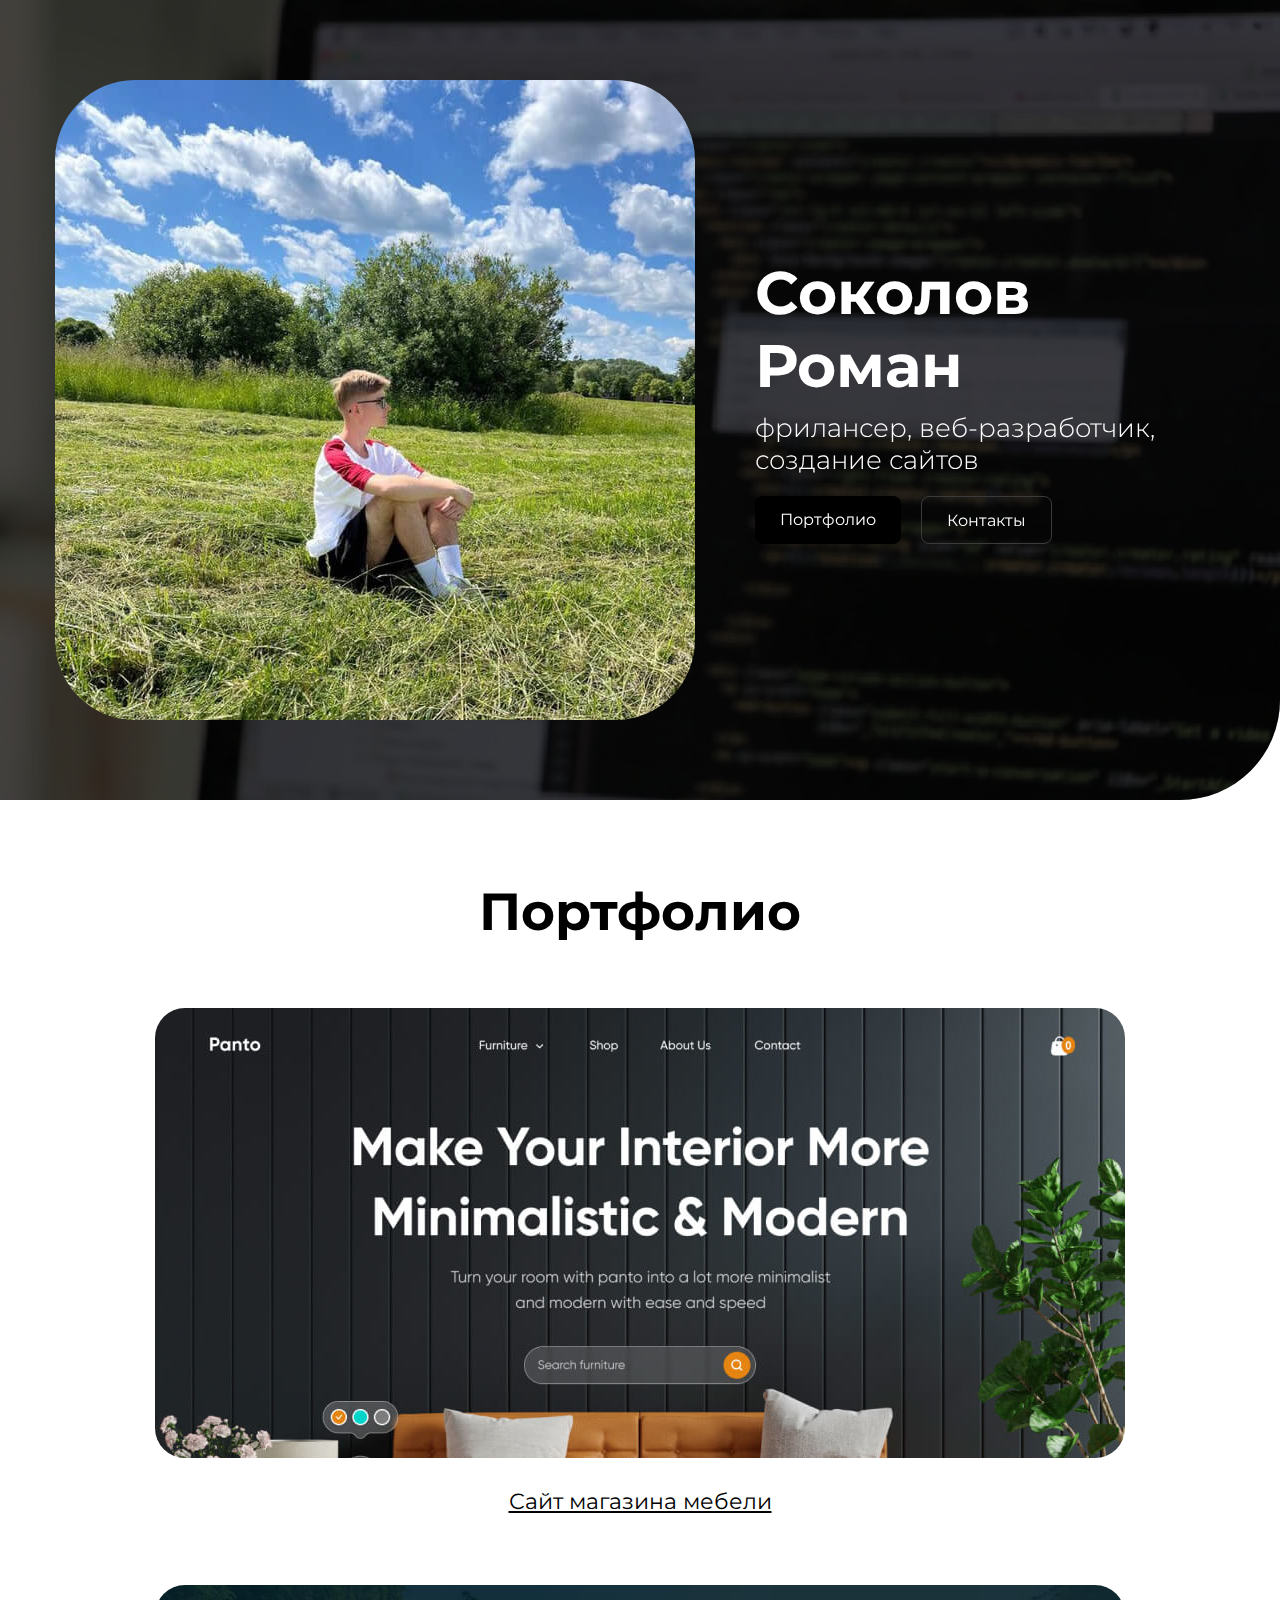
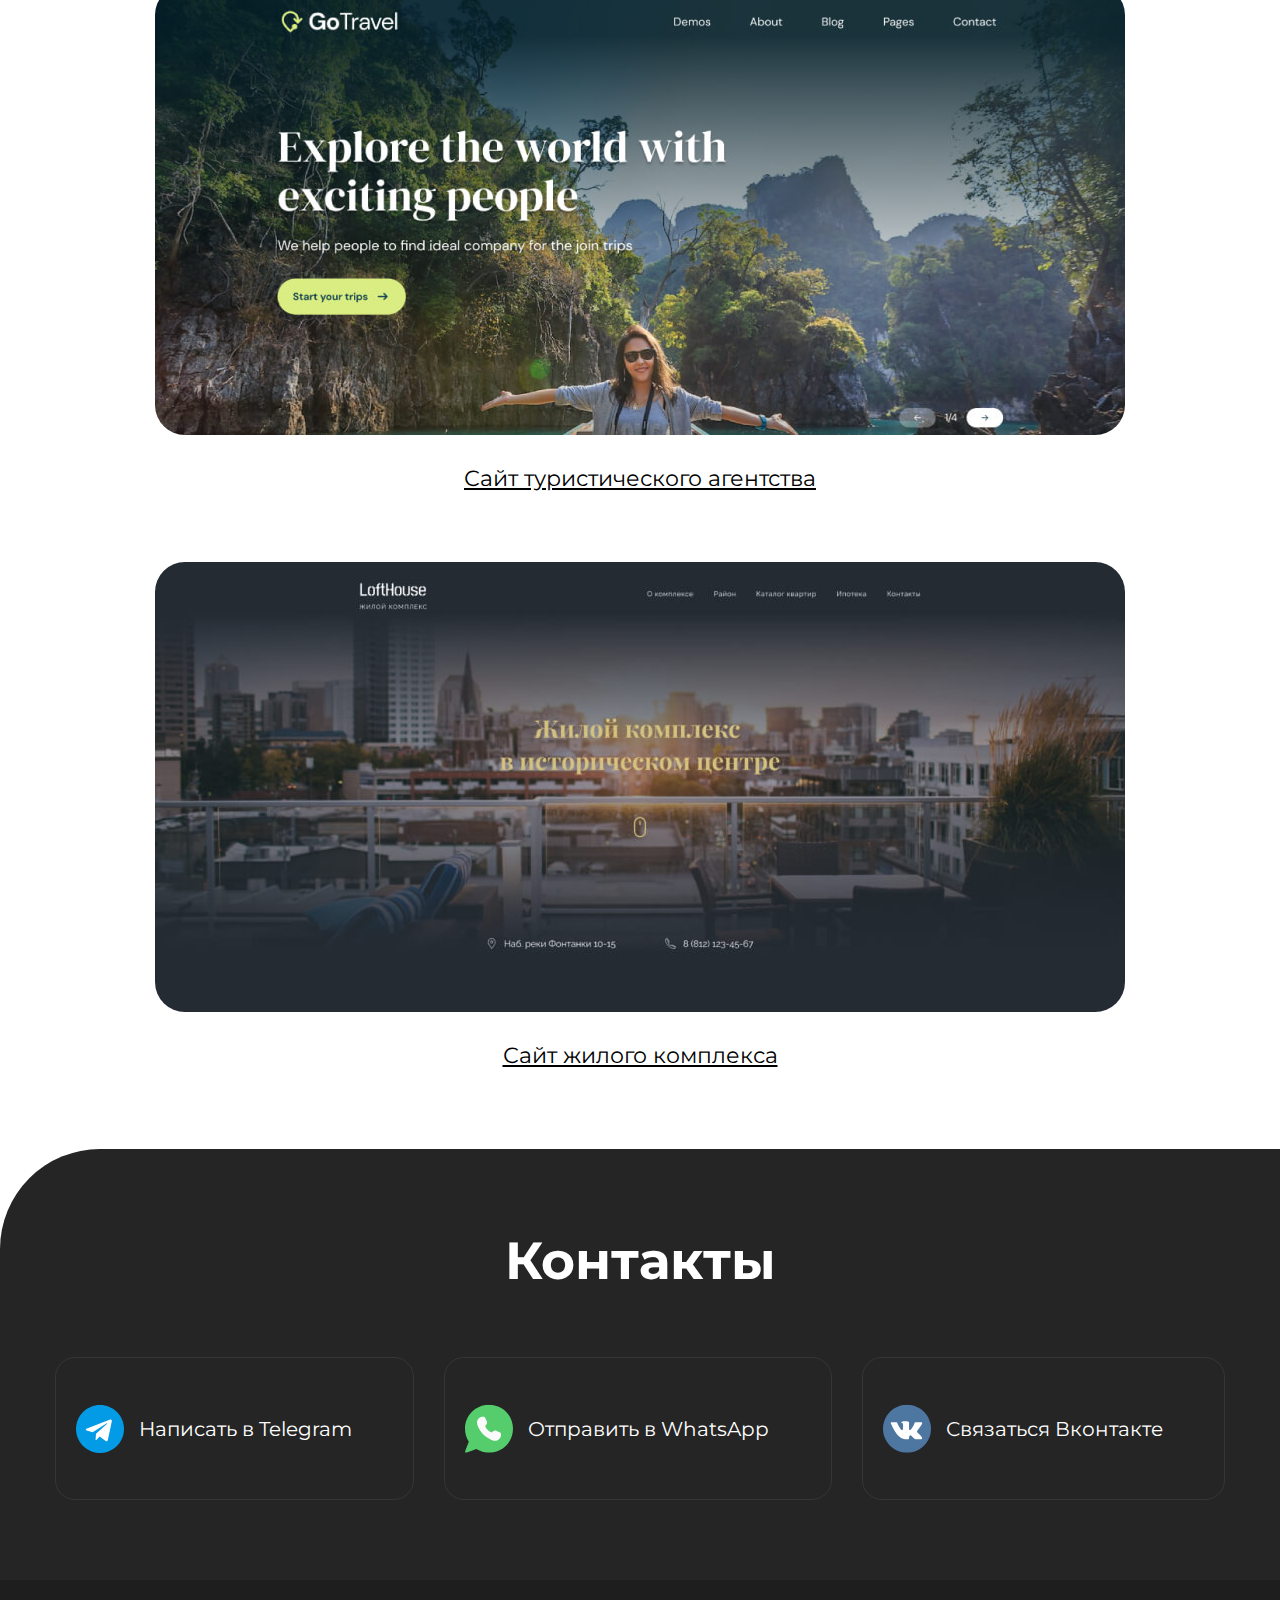
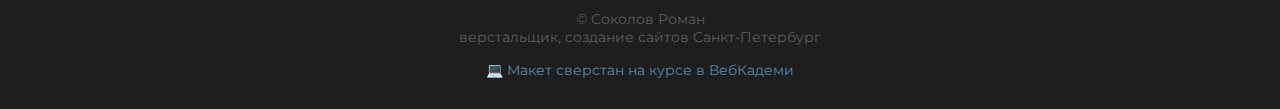
<file: index.html>
<!DOCTYPE html>
<html lang="ru">
<head>
    <meta charset="UTF-8">
    <meta name="viewport" content="width=device-width, initial-scale=1.0">
    <title>Соколов Роман — фрилансер, веб-разработчик, создание сайтов</title>
    <link rel="stylesheet" href="./css/reset.css">
    <link rel="stylesheet" href="./css/main.css">
    <link rel="stylesheet" href="./css/media.css">

    <link rel="icon" type="image/x-icon" href="./img/favicons/favicon.svg">
    <link rel="apple-touch-icon" sizes="180x180" href="./img/favicons/apple-touch-icon.png">
</head>
<body>
    <header class="header">
       <div class="container">
            <div class="header-row">
               
                <img src="./img/photo_2024-06-19_19-59-27 1.jpg" srcset="./img/photo_2024-06-19_19-59-27 1@2x.jpg 2x" alt="Photo" class="header-img">
                
                <div class="header-desc">

                    <h1 class="header-title">Соколов Роман</h1>
                    <p class="header-text">фрилансер, веб-разработчик,<br> создание сайтов</p>

                    <div class="header-btns">
                        <a href="#portfolio" class="btn">Портфолио</a>
                        <a href="#contacts" class="btn-outline">Контакты</a>
                    </div>

                </div>
            </div>
       </div>
       <video class="header-video" autoplay muted loop>
            <source type="video/mp4" src="./video/854053-hd_1280_720_25fps.mp4">
       </video>
    </header>

    <main>
        <section class="portfolio" id="portfolio">
            <div class="container">
                <h2 class="portfolio-title">Портфолио</h2>

                <div class="projects">
                    
                    <article class="project">
                        <a href="./panto.html">
                            <img src="./img/portfolio/project-01.jpg" srcset="./img/portfolio/project-01@2x.jpg 2x" alt="Сайт магазина мебели" class="project-img">
                        </a>
                        <h3 class="project-title"><a href="./panto.html">Сайт магазина мебели</a></h3>
                    </article>

                    <article class="project">
                        <a href="./gotravel.html">
                            <img src="./img/portfolio/project-02.jpg" srcset="./img/portfolio/project-02@2x.jpg 2x"
                                alt="Сайт туристического агентства" class="project-img">
                        </a>
                        <h3 class="project-title"><a href="./gotravel.html">Сайт туристического агентства</a></h3>
                    </article>

                    <article class="project">
                        <a href="./lofthouse.html">
                            <img src="./img/portfolio/project-03.jpg" srcset="./img/portfolio/project-03@2x.jpg 2x"
                                alt="Сайт жилого комплекса" class="project-img">
                        </a>
                        <h3 class="project-title"><a href="./lofthouse.html">Сайт жилого комплекса</a></h3>
                    </article> 

                </div>


            </div>
        </section>

        <section class="contacts" id="contacts">
            <div class="container">
                <h2 class="contacts-title">Контакты</h2>
        
                <div class="messangers">
        
                    <a href="https://t.me/romesalvs" target="_blank" class="messanger">
                        <img src="./img/icons/telegram.svg" alt="Telegram">
                        Написать в Telegram
                    </a>
        
                    <a href="https://wa.me/79214022968" target="_blank" class="messanger">
                        <img src="./img/icons/whatsapp.svg" alt="WhatsApp">
                        Отправить в WhatsApp
                    </a>
        
                    <a href="https://vk.me/romesalvs" target="_blank" class="messanger">
                        <img src="./img/icons/vk.svg" alt="Вконтакте">
                        Связаться Вконтакте
                    </a>
                </div>
            </div>
        </section>
    </main>

    <footer class="footer">
        <div class="container">
            <div class="footer-inner">
                <p>© Соколов Роман <br> верстальщик, создание сайтов Санкт-Петербург </p>
                <p><a href="https://webcademy.ru/" target="_blank">💻 Макет сверстан на курсе в ВебКадеми</a></p>
            </div>
        </div>
    </footer>
</body>
</html>
</file>
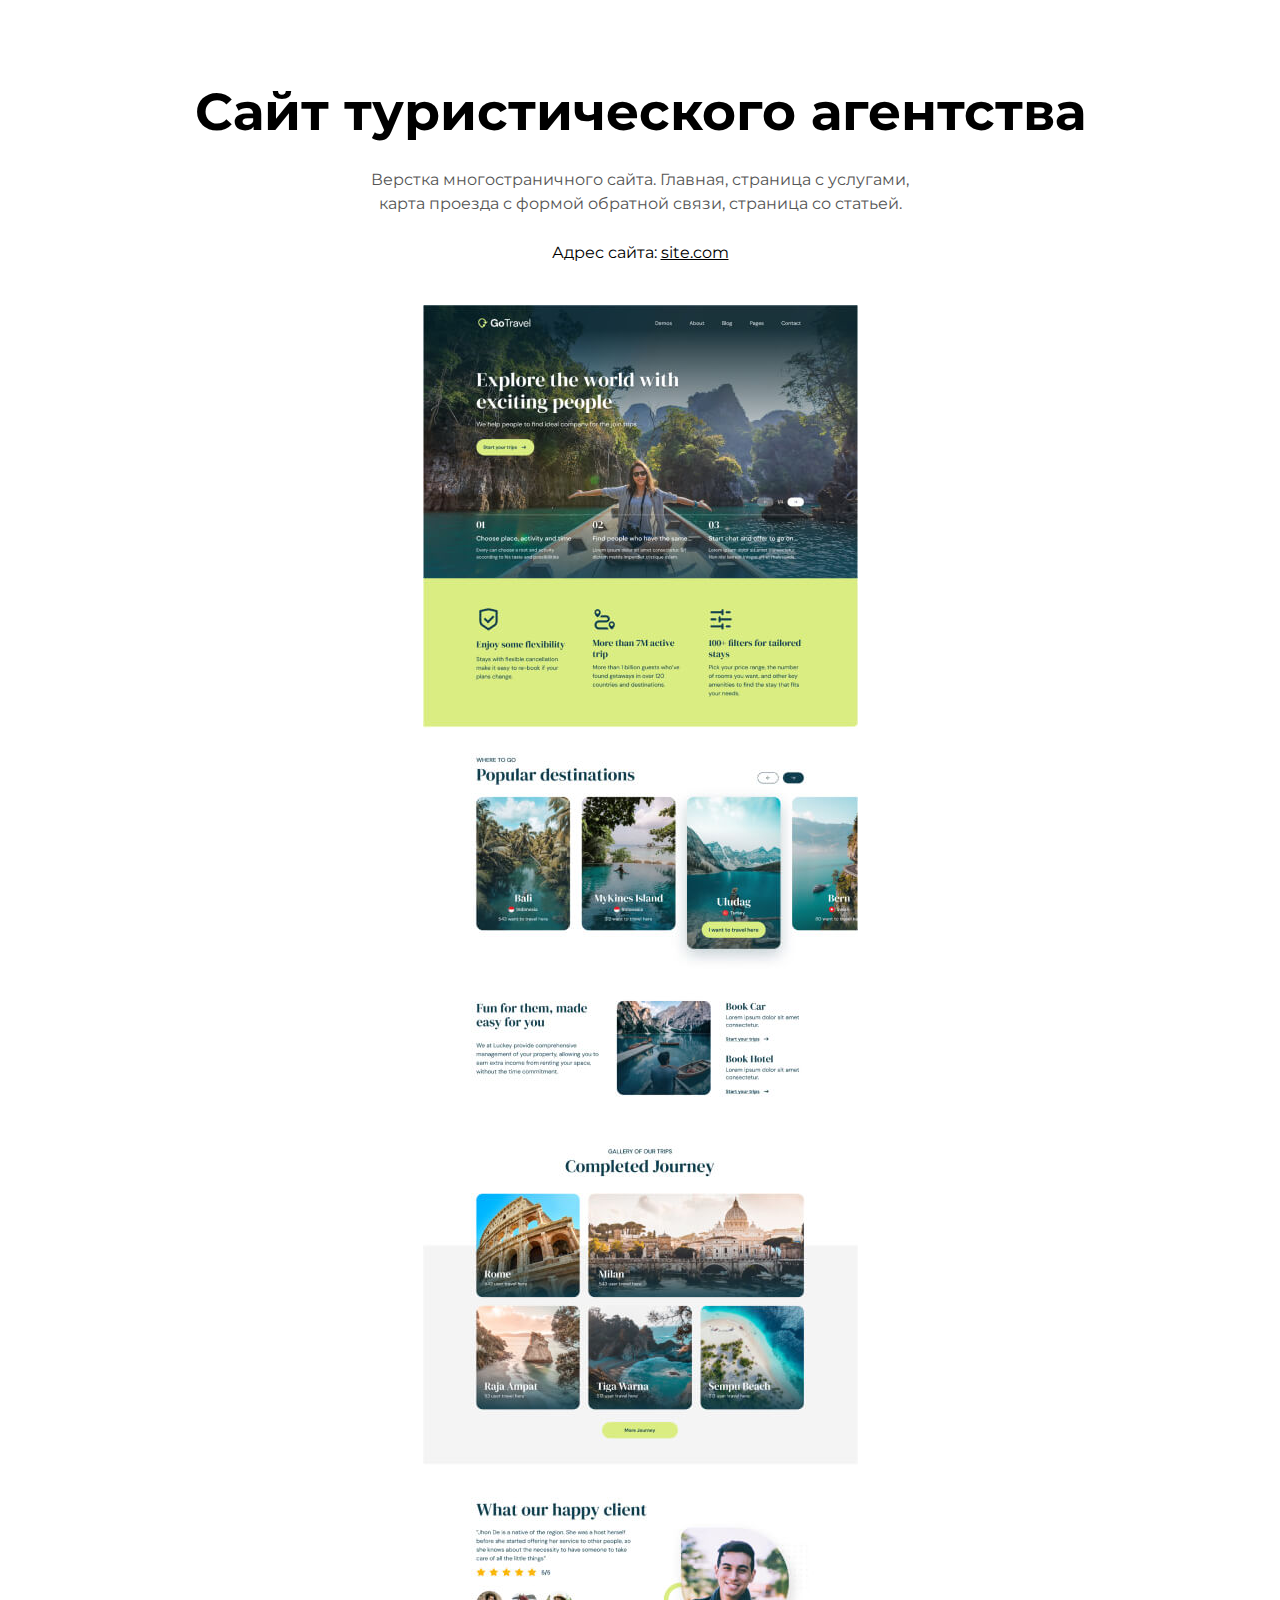
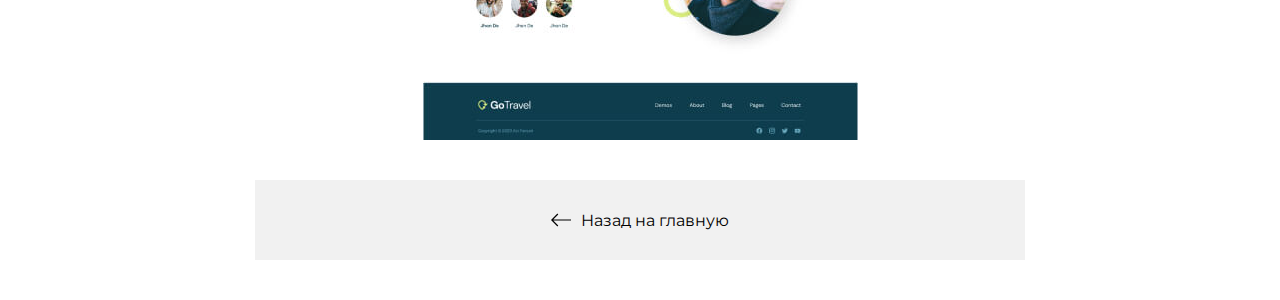
<file: gotravel.html>
<!DOCTYPE html>
<html lang="en">
<head>
    <meta charset="UTF-8">
    <meta name="viewport" content="width=device-width, initial-scale=1.0">
    <title>Сайт туристического агентства</title>
    <link rel="stylesheet" href="./css/reset.css">
    <link rel="stylesheet" href="./css/main.css">
    <link rel="stylesheet" href="./css/media.css">
    
    <link rel="icon" type="image/x-icon" href="./img/favicons/favicon.svg">
    <link rel="apple-touch-icon" sizes="180x180" href="./img/favicons/apple-touch-icon.png">
</head>
<body>
    <article class="inner-page">
        <div class="container">
            <div class="inner-page-details">
                <h1 class="inner-page-title">Сайт туристического агентства</h1>

                <div class="inner-page-text">
                    <p>Верстка многостраничного сайта. Главная, страница с услугами, карта проезда с формой обратной связи, страница со
                    статьей.
                    </p>
                    <p class="inner-page-link">Адрес сайта: <a href="#!" target="_blank">site.com</a></p>
                </div>
            </div>

            <img src="./img/projects/project-go-travel.jpg" srcset="./img/projects/project-go-travel@2x.jpg 2x" alt="Сайт туристического агентства" class="inner-page-img">
            <a href="./index.html" class="inner-page-backlink">
                <img src="./img/icons/arrow-left.svg" alt="Назад на главную">
                Назад на главную
            </a>
        </div>
    </article>
</body>
</html>
</file>
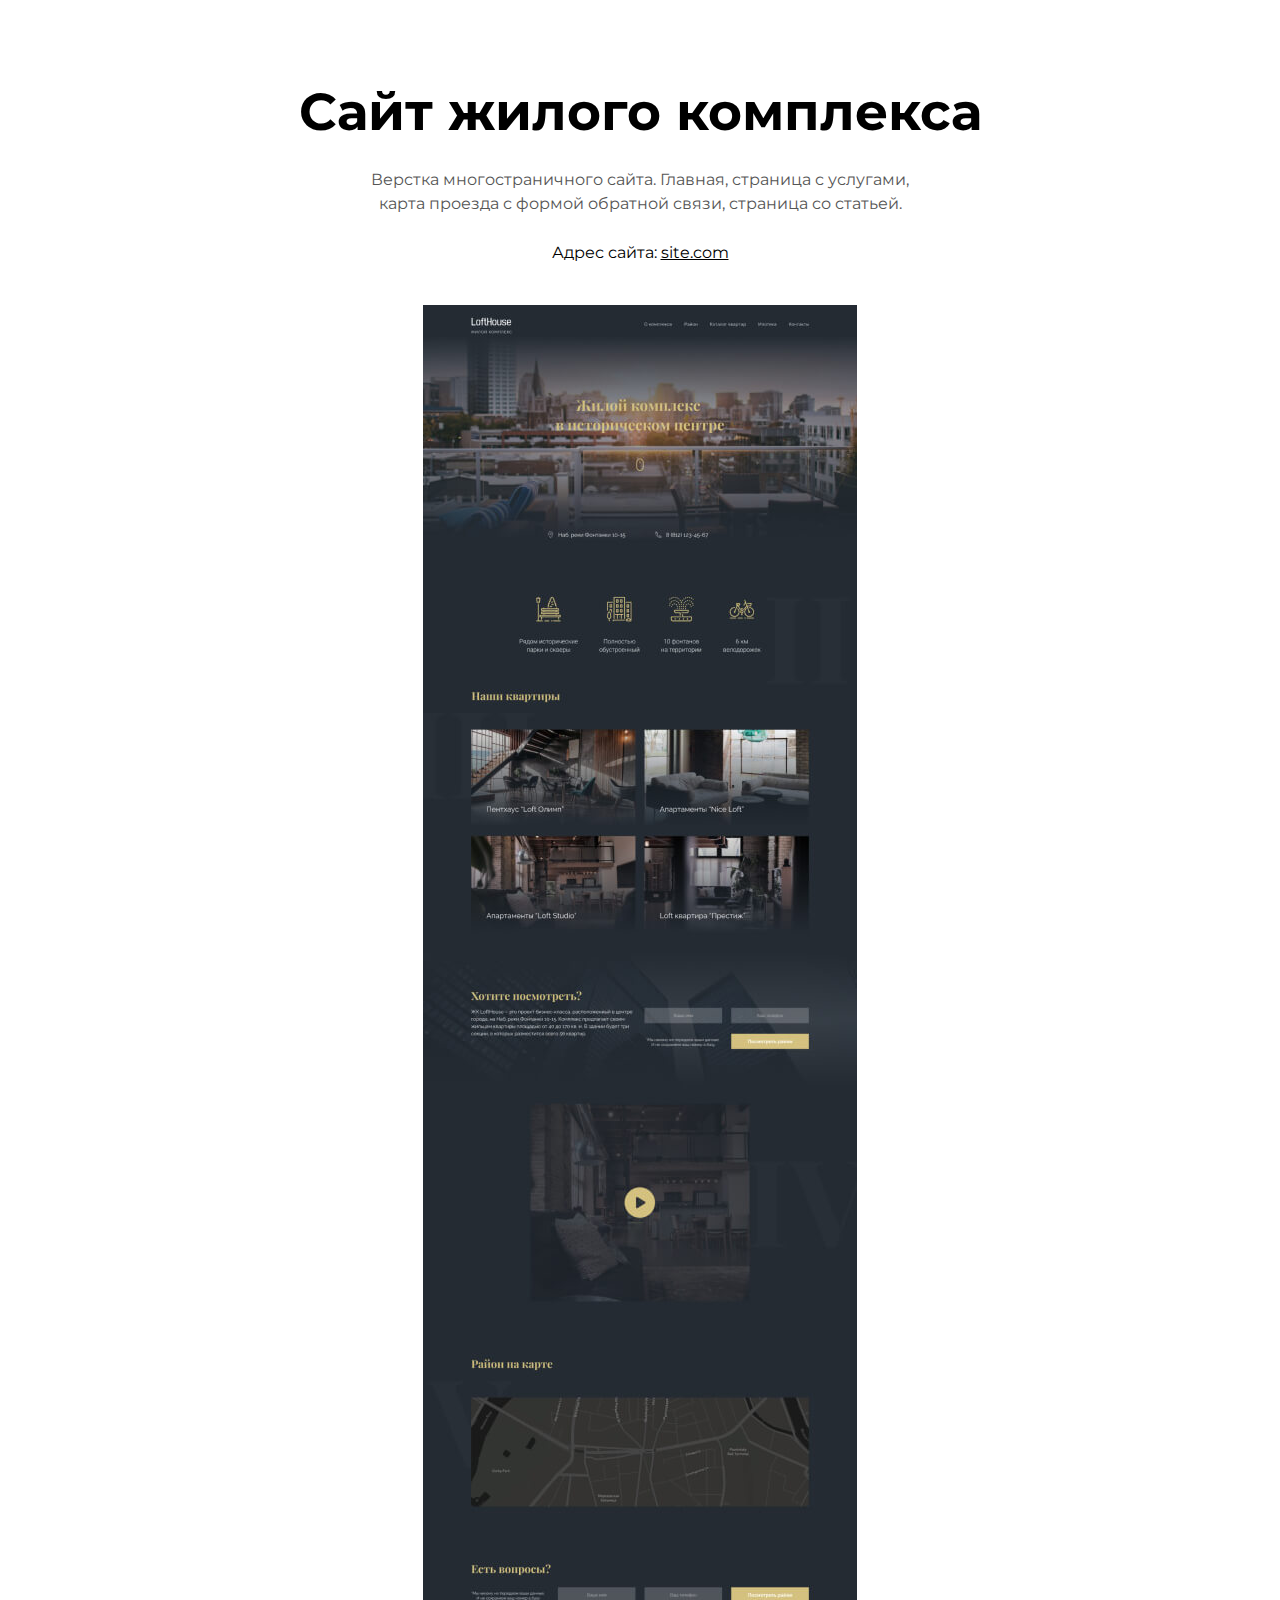
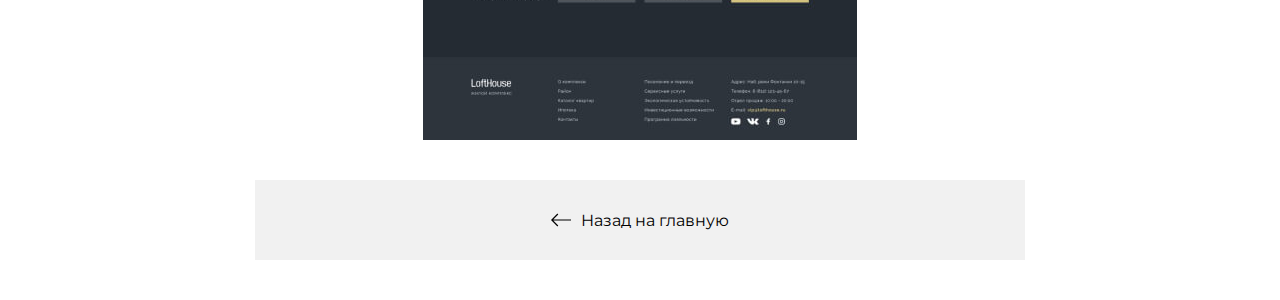
<file: lofthouse.html>
<!DOCTYPE html>
<html lang="en">
<head>
    <meta charset="UTF-8">
    <meta name="viewport" content="width=device-width, initial-scale=1.0">
    <title>Сайт жилого комплекса</title>
    <link rel="stylesheet" href="./css/reset.css">
    <link rel="stylesheet" href="./css/main.css">
    <link rel="stylesheet" href="./css/media.css">
    
    <link rel="icon" type="image/x-icon" href="./img/favicons/favicon.svg">
    <link rel="apple-touch-icon" sizes="180x180" href="./img/favicons/apple-touch-icon.png">
</head>
<body>
    <article class="inner-page">
        <div class="container">
            <div class="inner-page-details">
                <h1 class="inner-page-title">Сайт жилого комплекса</h1>
    
                <div class="inner-page-text">
                    <p>Верстка многостраничного сайта. Главная, страница с услугами, карта проезда с формой обратной связи,
                        страница со
                        статьей.
                    </p>
                    <p class="inner-page-link">Адрес сайта: <a href="#!" target="_blank">site.com</a></p>
                </div>
            </div>
    
            <img src="./img/projects/project-lofthouse.jpg" srcset="./img/projects/project-lofthouse@2x.jpg 2x"
                alt="Сайт жилого комплекса" class="inner-page-img">
            <a href="./index.html" class="inner-page-backlink">
                <img src="./img/icons/arrow-left.svg" alt="Назад на главную">
                Назад на главную
            </a>
        </div>
    </article>
</body>
</html>
</file>
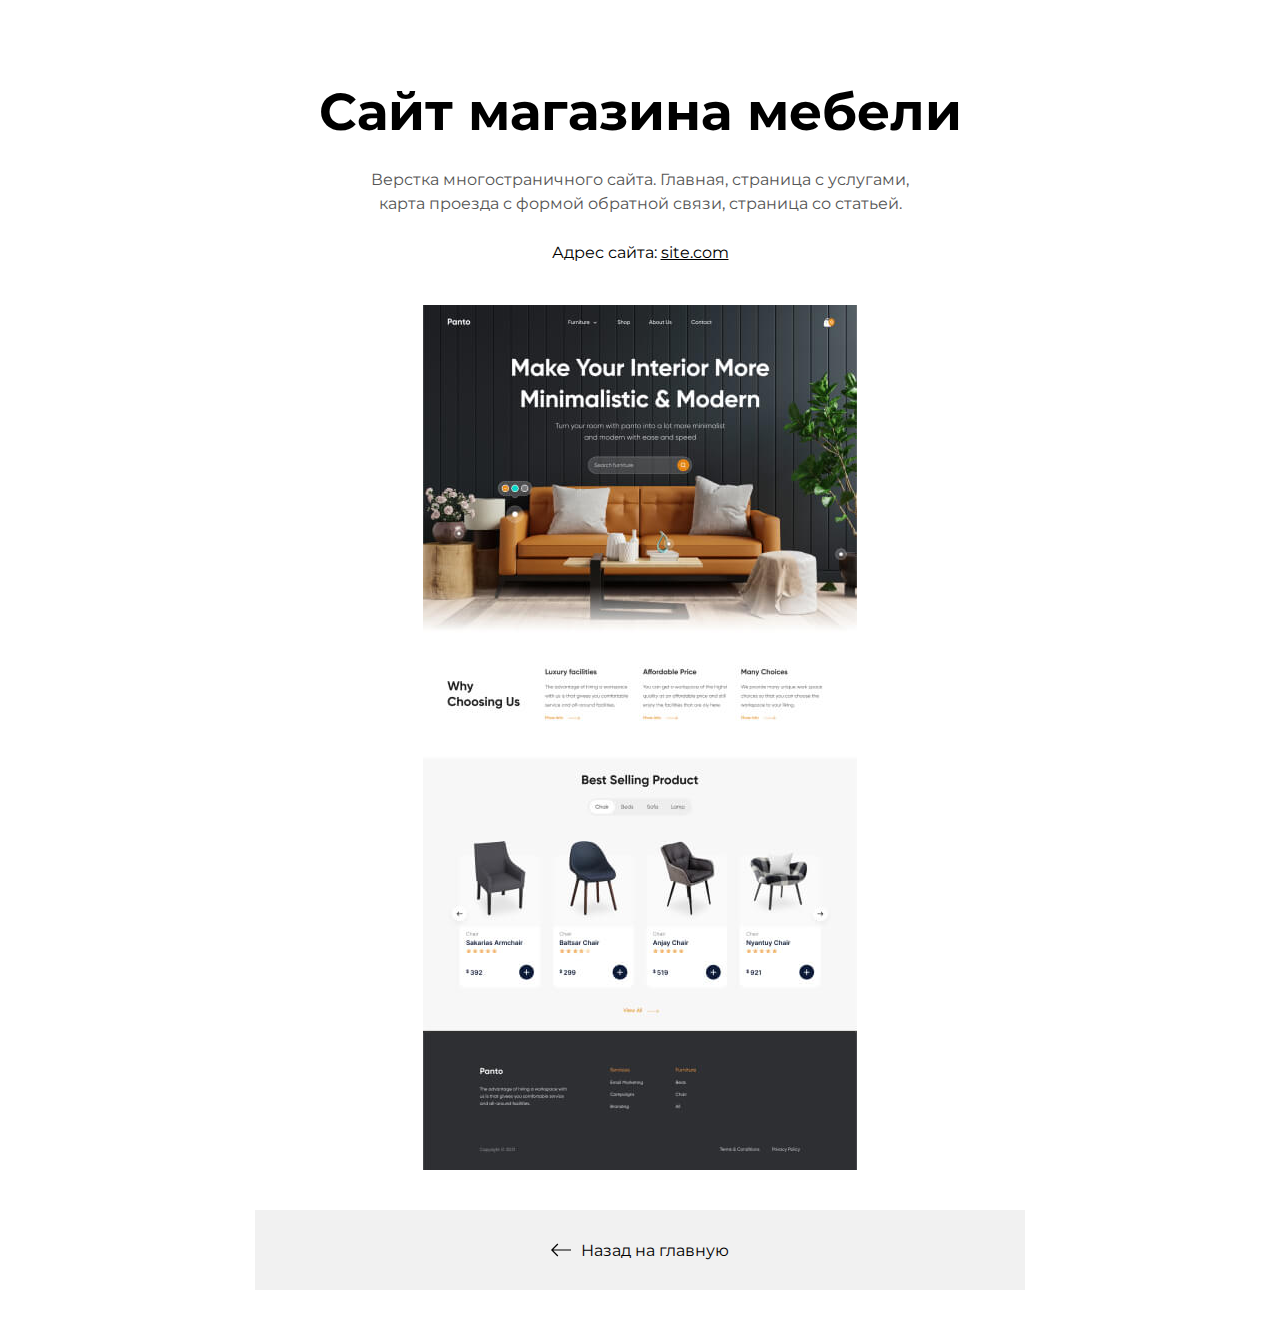
<file: panto.html>
<!DOCTYPE html>
<html lang="en">

<head>
    <meta charset="UTF-8">
    <meta name="viewport" content="width=device-width, initial-scale=1.0">
    <title>Сайт магазина мебели</title>
    <link rel="stylesheet" href="./css/reset.css">
    <link rel="stylesheet" href="./css/main.css">
    <link rel="stylesheet" href="./css/media.css">
    
    <link rel="icon" type="image/x-icon" href="./img/favicons/favicon.svg">
    <link rel="apple-touch-icon" sizes="180x180" href="./img/favicons/apple-touch-icon.png">
</head>

<body>
    <article class="inner-page">
        <div class="container">
            <div class="inner-page-details">
                <h1 class="inner-page-title">Сайт магазина мебели</h1>
                
                <div class="inner-page-text">
                    <p>Верстка многостраничного сайта. Главная, страница с услугами, карта проезда с формой обратной связи, страница со статьей.</p>
                    
                    <p class="inner-page-link">Адрес сайта: <a href="#!" target="_blank">site.com</a></p> 
                </div>
            </div>

            <img class="inner-page-img" src="./img/projects/project-panto-full.jpg" srcset="./img/projects/project-panto-full@2x.jpg 2x" alt="">
            
            <a href="./index.html" class="inner-page-backlink">
                <img src="./img/icons/arrow-left.svg" alt="Назад на главную">
                Назад на главную
            </a>
        </div>
    </article>
</body>

</html>
</file>
<file: css/main.css>
@import url('https://fonts.googleapis.com/css2?family=Montserrat:ital,wght@0,100..900;1,100..900&display=swap');

html {
    scroll-behavior: smooth;
}

body {
    font-family: "Montserrat", serif;
    font-optical-sizing: auto;
    font-weight: 400;
    font-style: normal;
}

.none {
    display: none !important;
}
.container {
    max-width: 1200px;
    margin: 0 auto;
    padding: 0 15px;
}

.header {
    position: relative;
    padding-top: 80px;
    padding-bottom: 80px;
    border-bottom-right-radius: 100px;
    /* background-color: #252525 ; */
    /*background: #252525 linear-gradient(158deg, #2f2f2f 0%, #202020 100%); */
    background-color: #000;
    color: #fff;
}

.header .container {
    position: relative;
    z-index: 9;
}

.header-video {
    position: absolute;
    left: 0;
    top: 0;
    width: 100%;
    height: 100%;
    object-fit: cover;
    object-position: center;
    border-bottom-right-radius: 100px;

    opacity: 0.3;
}

.header-row {
    display: flex;
    align-items: center;
    column-gap: 60px;
}

.header-img {
    border-radius: 80px;
}

.header-title {
    margin-bottom: 10px;
    font-weight: 700;
    font-size: 60px;
}

.header-text {
    margin-bottom: 20px;
    font-weight: 300;
    font-size: 26px;
}

.header-btns {
    display: flex;
    column-gap: 20px;
}

.btn {
    height: 48px;
    padding-top: 15px;
    padding-right: 25px;
    padding-left: 25px;

    background-color: #000000;
    border-radius: 8px;

    color: #fff;
    line-height: 1.1;

    transition: all 0.2s ease-in;
}

.btn:hover {
    background-color: #1782CF;
}

.btn-outline {
    height: 48px;
    padding-top: 15px;
    padding-right: 25px;
    padding-left: 25px;

    border: 1px solid #3B3B3B;
    border-radius: 8px;

    color: #fff;
    line-height: 1.1;

    transition: all 0.2s ease-in;
}

.btn-outline:hover {
    border-color: #1782CF;
}

.portfolio {
    padding: 80px 0;
}

.portfolio-title {
    margin-bottom: 65px;
    font-size: 52px;
    font-weight: 700;
    text-align: center;
}

.projects {
    display: flex;
    flex-direction: column;
    row-gap: 70px;
    align-items: center;
}

.project {
    text-align: center;
}

.project-img {
    margin-bottom: 30px;
    border-radius: 30px;

    transition: opacity 0.2s ease-in;
}

.project-img:hover {
    opacity: 0.8;
}

.project-title {
    font-size: 22px;
}

.project-title a {
    color: #000;
    text-decoration: underline;
}

/* Contacts */

.contacts {
    padding: 80px 0;
    border-top-left-radius: 100px;
    background-color: #252525;
    color: #fff;
}

.contacts-title {
    margin-bottom: 65px;
    font-size: 52px;
    font-weight: 700;
    text-align: center;
}

.messangers {
    display: flex;  
    column-gap: 30px;
    flex-wrap: wrap;
    row-gap: 30px;
}

.messanger {
    flex-grow: 1;
    display: flex;
    column-gap: 15px;
    align-items: center;

    padding: 46px 20px;
    border-radius: 20px;
    border: 1px solid #363636;

    color: #fff;
    font-size: 20px;

    transition: background-color 0.2s ease-in;
}

.messanger:hover {
    background-color: #1E1E1E;
}

/* Footer */

.footer {
    padding: 30px 0;
    background-color: #1E1E1E;

    color: #5D5D5D;
}
.footer a {
    color: #5886A8;
}

.footer-inner {
    font-size: 14px;
    text-align: center;
}

.footer-inner p + p {
    margin-top: 15px;
}

/* Inner Page */
.inner-page {
    padding: 80px 0 40px;
}

.inner-page-details {
    display: flex;
    flex-direction: column;
    row-gap: 25px;
    align-items: center;

    margin-bottom: 40px;
    text-align: center;
}

.inner-page-title {
    font-size: 52px;
    font-weight: 700;
}

.inner-page-text {
    max-width: 570px;
    display: flex;
    flex-direction: column;
    row-gap: 25px;

    color: #555555;
    line-height: 1.5;
}

.inner-page-link {
    color: #000;
}

.inner-page-link a {
    color: #000;
    text-decoration: underline;
}

.inner-page-img {
    display: block;
    margin: 0 auto;
    margin-bottom: 40px;
}

.inner-page-backlink {
    max-width: 770px;
    padding: 30px;
    margin: 0 auto;

    display: flex;
    column-gap: 10px;
    align-items: center;
    justify-content: center;

    background-color: #F1F1F1;
    text-align: center;
    color: #000;

    transition: all 0.2s ease-in;
}

.inner-page-backlink:hover {
    background-color: #d4d4d4;
}
</file>
<file: css/media.css>
@media (max-width: 1080px) {
    .header-row {
        column-gap: 30px;
    }

    .header-img {
        width: 300px;
        border-radius: 30px;
    }

    .header-title {
        font-size: 52px;
    }

    .header-text {
        font-size: 22px;
    }

    .portfolio-title {
        font-size: 42px;
    }

    .contacts-title {
        font-size: 42px;
    }

    .inner-page-title {
        font-size: 42px;
    }
}

@media (max-width: 767px) {
    .header {
        padding-top: 20px;
        padding-bottom: 40px;
        border-bottom-right-radius: 60px;
    }

    .header-video {
        border-bottom-right-radius: 60px;
    }

    .header-row {
        flex-direction: column;
        align-items: flex-start;
        row-gap: 20px;
    }

    .header-img {
        max-width: 100%;
    }

    .header-title {
        font-size: 32px;
    }

    .header-text {
        font-size: 18px;
    }

    /* Btns */

    .btn,
    .btn-outline {
        height: 42px;
        padding: 12px 15px 0;
    }

    /* Portfolio */

    .portfolio {
        padding: 40px 0;
    }

    .portfolio-title {
        margin-bottom: 30px;
        font-size: 28px;
    }

    .projects {
        row-gap: 30px;
    }

    .project-img {
        margin-bottom: 20px;
        border-radius: 14px;
    }

    .project-title {
        font-size: 16px;
    }

    /* Contacts */

    .contacts {
        padding: 40px 0;
        border-top-left-radius: 60px;
    }

    .contacts-title {
        margin-bottom: 30px;
        font-size: 28px;
    }

    .messangers {
        gap: 20px;
    }

    .messanger {
        padding: 32px 20px;
        border-radius: 12px;
        font-size: 16px;
    }

    /* Footer */

    .footer-inner {
        font-size: 12px;
    }

    /* Inner page */

    .inner-page {
        padding: 40px 0 20px;
    }

    .inner-page-title {
        margin-bottom: 20px;
        font-size: 28px;
    }

    .inner-page-details {
        row-gap: 20px;
        margin-bottom: 20px;
    }

    .inner-page-text {
        row-gap: 20px;
    }

    .inner-page-img {
        margin-bottom: 20px;
    }

    .inner-page-backlink {
        padding: 20px;
    }
}
</file>
